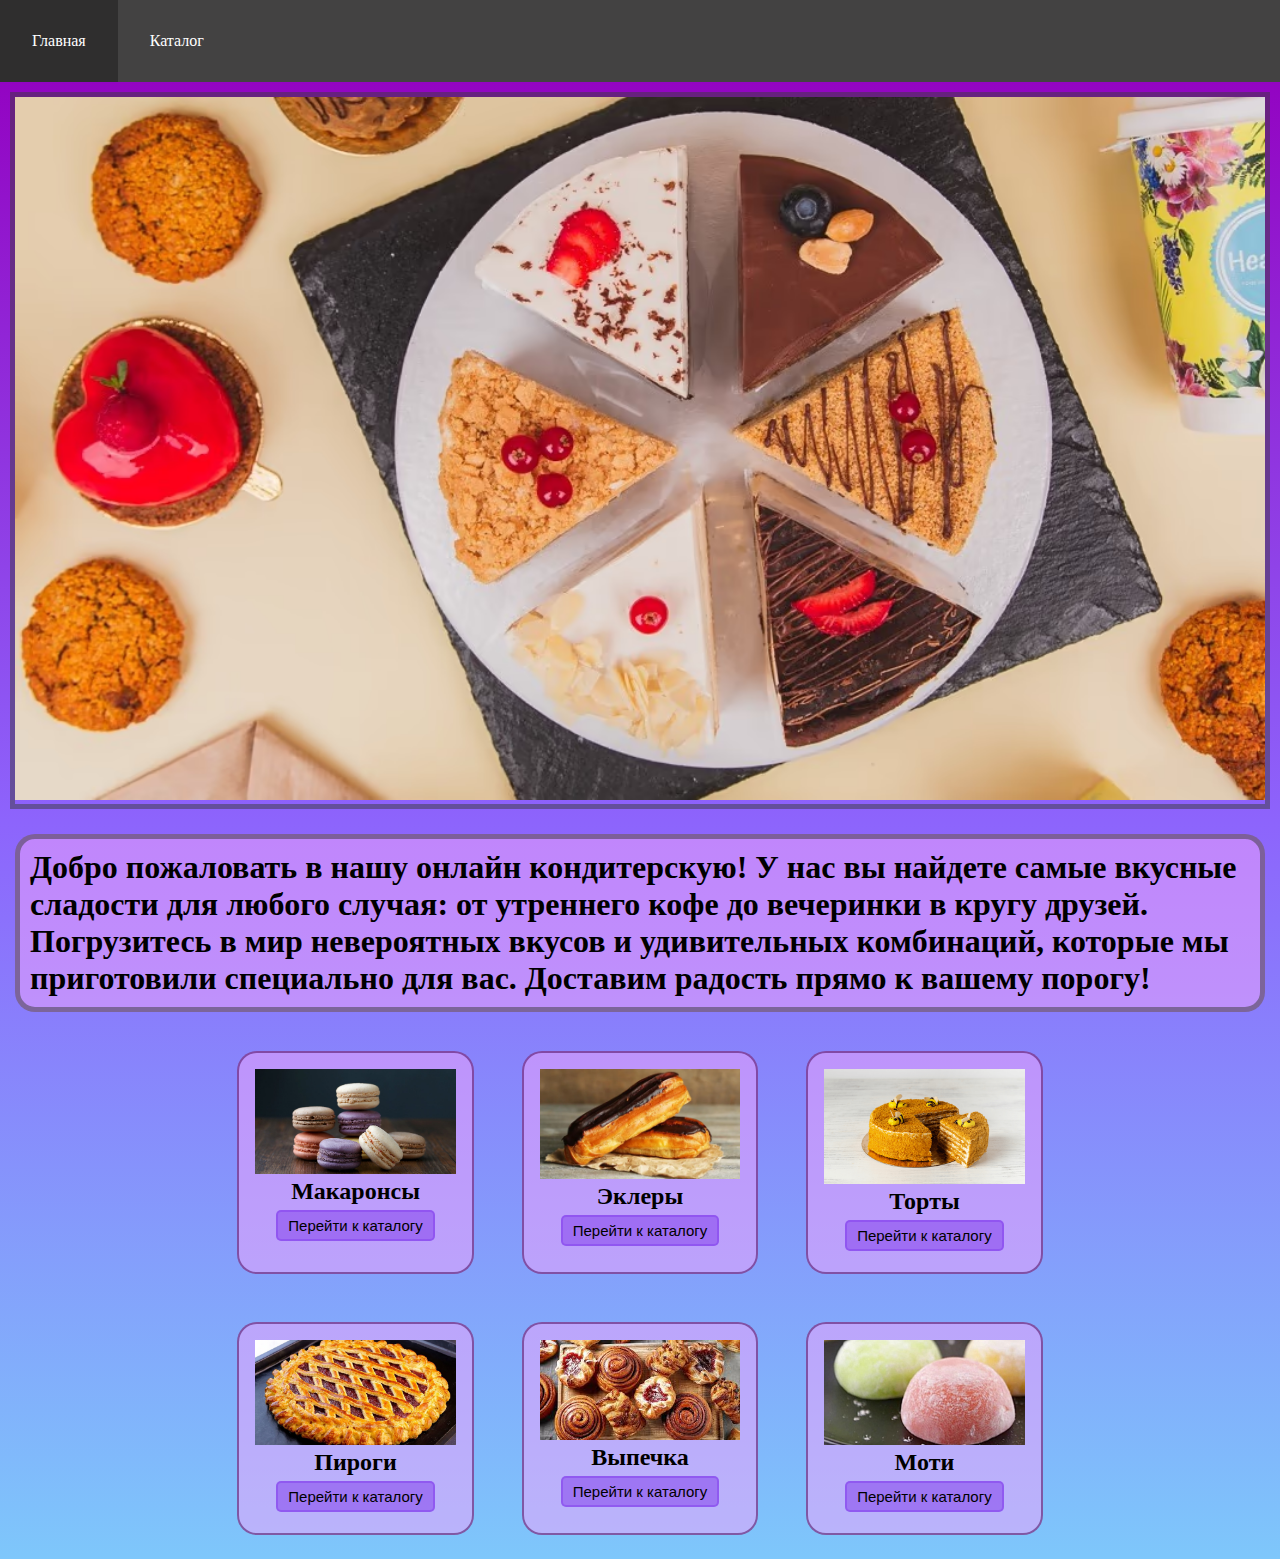
<file: index.html>
<!DOCTYPE html>
<html lang="en">

<head>
    <meta charset="UTF-8">
    <meta name="viewport" content="width=device-width, initial-scale=1.0">
    <link rel="stylesheet" href="style-cont.css">
    <link rel="stylesheet" href="style-card.css">
    <link rel="stylesheet" href="nav-bar.css">
    <title>Кондитерская</title>


</head>

<body>
    <div class="nav-bar">
        <div class="drop">
            <button class="nav-bt">&#9776;</button>
            <div class="nav-list">
                <a href="index.html">Главная</a>
                <a href="catalog.html">Каталог</a>
            </div>
        </div>
    </div>


    <div class="main-cont">
        <div class="m-img">
            <img src="fon.png" alt="fon">
        </div>
        <div class="main-page">
            <h1>Добро пожаловать в нашу онлайн кондитерскую! У нас вы найдете самые вкусные сладости для любого случая:
                от утреннего кофе до вечеринки в кругу друзей. Погрузитесь в мир невероятных вкусов и удивительных
                комбинаций, которые мы приготовили специально для вас. Доставим радость прямо к вашему порогу!</h1>
        </div>
        

        <div class="container">
            <div class="card">
                <a href="catalog.html"><img src="makaron.jpg" alt="makaron"></a>
                <div class="info">
                    <a href="catalog.html">
                        <h2>Макаронсы</h2>
                    </a>
                    <a href="catalog.html"><button>Перейти к каталогу</button></a>
                </div>
            </div>
            <div class="card">
                <a href="catalog.html"><img src="eclair.jpg" alt="eclair"></a>
                <div class="info">
                    <a href="catalog.html">
                        <h2>Эклеры</h2>
                    </a>
                    <a href="catalog.html"><button>Перейти к каталогу</button></a>
                </div>
            </div>
            <div class="card">
                <a href="catalog.html"><img src="torti.png" alt="торты"></a>
                <div class="info">
                    <a href="catalog.html">
                        <h2>Торты</h2>
                    </a>
                    <a href="catalog.html"><button>Перейти к каталогу</button></a>
                </div>
            </div>
            <div class="card">
                <a href="catalog.html"><img src="pyrogi.jpg" alt="Пироги"></a>
                <div class="info">
                    <a href="catalog.html">
                        <h2>Пироги</h2>
                    </a>
                    <a href="catalog.html"><button>Перейти к каталогу</button></a>
                </div>
            </div>
            <div class="card">
                <a href="catalog.html"><img src="vipechka.jpg" alt="Выпечка"></a>
                <div class="info">
                    <a href="catalog.html">
                        <h2>Выпечка</h2>
                    </a>
                    <a href="catalog.html"><button>Перейти к каталогу</button></a>
                </div>
            </div>
            <div class="card">
                <a href="catalog.html"><img src="mochi.jpg" alt="mochi"></a>
                <div class="info">
                    <a href="catalog.html">
                        <h2>Моти</h2>
                    </a>
                    <a href="catalog.html"><button>Перейти к каталогу</button></a>
                </div>
            </div>

        </div>



    </div>


</body>

</html>
</file>
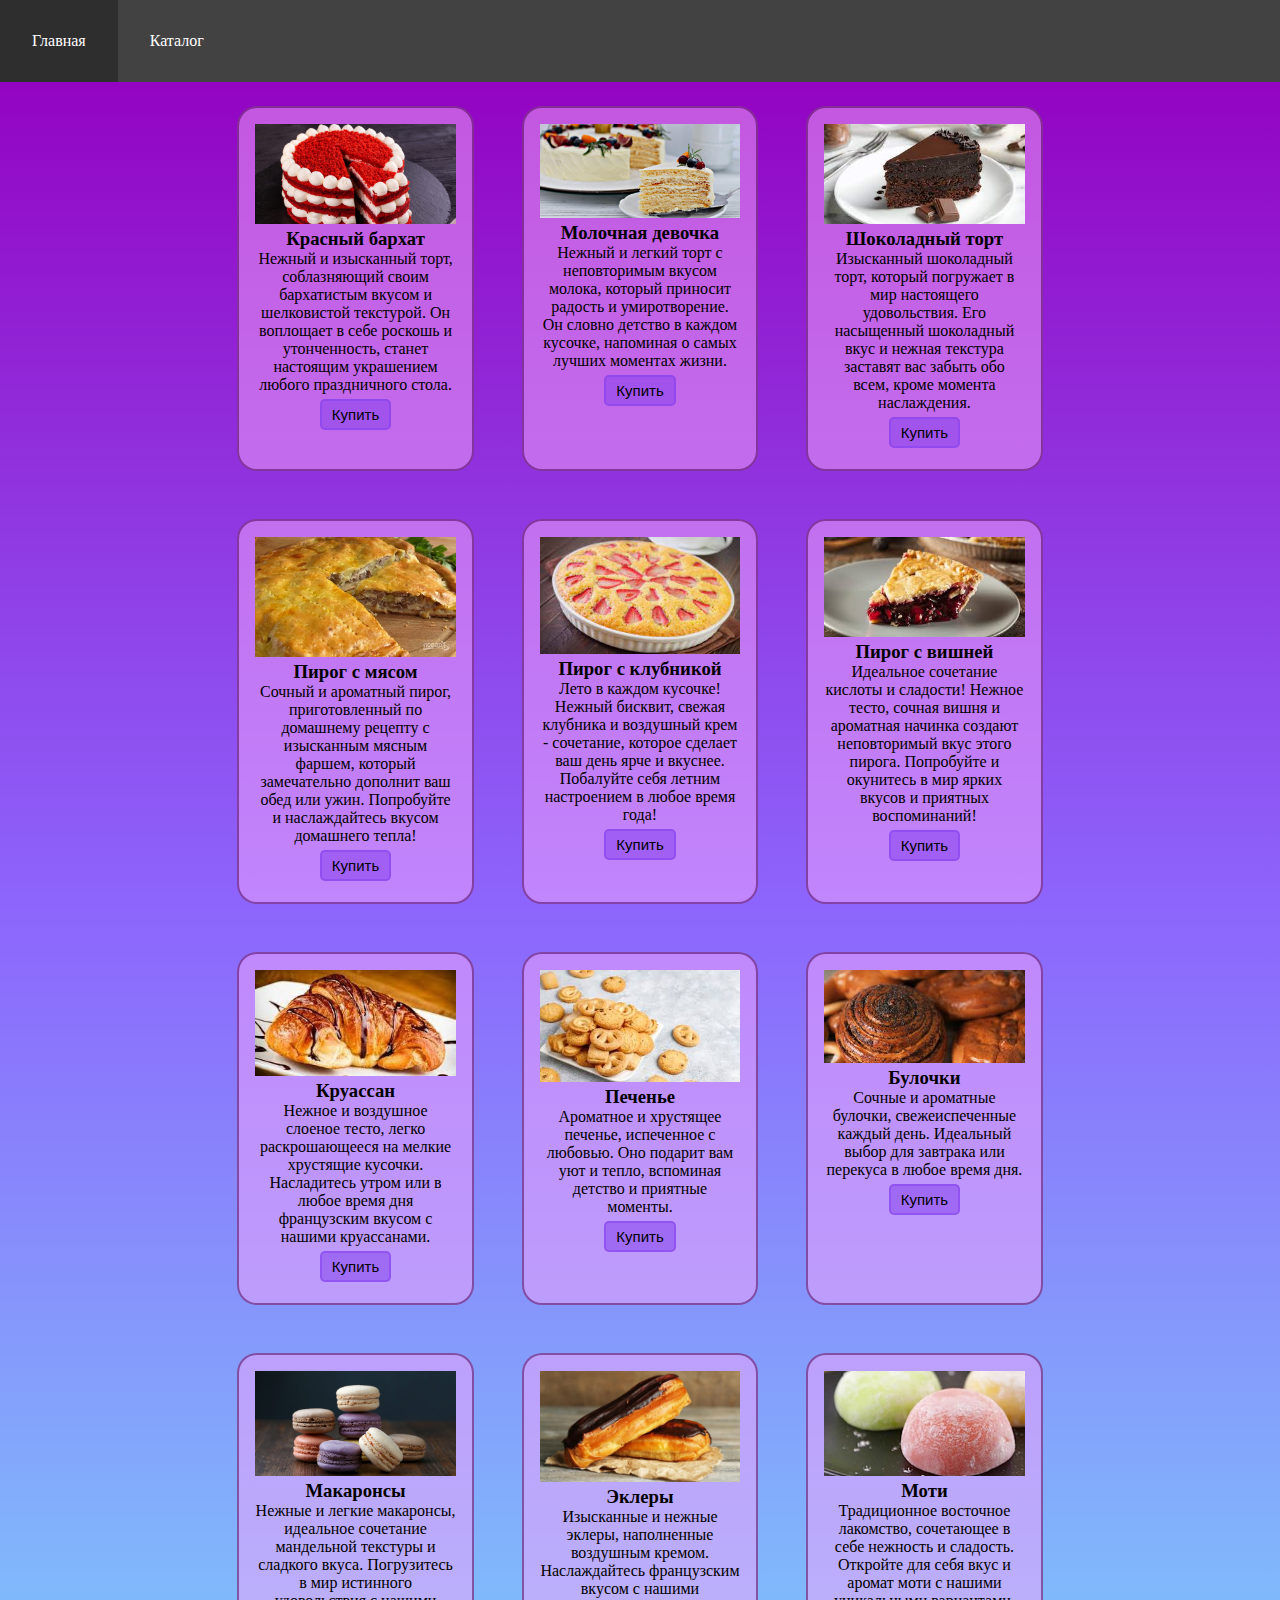
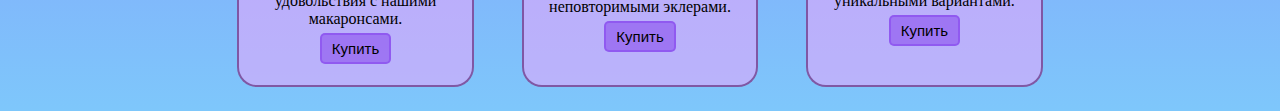
<file: catalog.html>
<!DOCTYPE html>
<html lang="en">
<head>
    <meta charset="UTF-8">
    <meta name="viewport" content="width=device-width, initial-scale=1.0">
    <link rel="stylesheet" href="style-cont.css">
    <link rel="stylesheet" href="style-card.css">
    <link rel="stylesheet" href="nav-bar.css">
    <title>Кондитерская</title>
    

</head>
<body>
    <div class="nav-bar">
        <div class="drop">
            <button class="nav-bt">&#9776;</button>
            <div class="nav-list">
                <a href="index.html">Главная</a>
                <a href="catalog.html">Каталог</a>
            </div>
        </div>
    </div>


    <div class="main-cont">


        <div class="container">
            
            <div class="card">
                <img src="красный.jpg" alt="торты">
                <div class="info">
                    <h3>Красный бархат</h3>
                    <p>Нежный и изысканный торт, соблазняющий своим бархатистым вкусом и шелковистой текстурой. Он воплощает в себе роскошь и утонченность, станет настоящим украшением любого праздничного стола.</p>
                    <button>Купить</button>
                </div>
            </div>
            <div class="card">
                <img src="молочная.jpg" alt="торты">
                <div class="info">
                    <h3>Молочная девочка</h3>
                    <p>Нежный и легкий торт с неповторимым вкусом молока, который приносит радость и умиротворение. Он словно детство в каждом кусочке, напоминая о самых лучших моментах жизни.</p>
                    <button>Купить</button>
                </div>
            </div>
            <div class="card">
                <img src="шоколадный.jpg" alt="торты">
                <div class="info">
                    <h3>Шоколадный торт</h3>
                    <p>Изысканный шоколадный торт, который погружает в мир настоящего удовольствия. Его насыщенный шоколадный вкус и нежная текстура заставят вас забыть обо всем, кроме момента наслаждения.</p>
                    <button>Купить</button>
                </div>
            </div>
            <div class="card">
                <img src="с мясом.jpg" alt="Пироги">
                <div class="info">
                    <h3>Пирог с мясом</h3>
                    <p>Сочный и ароматный пирог, приготовленный по домашнему рецепту с изысканным мясным фаршем, который замечательно дополнит ваш обед или ужин. Попробуйте и наслаждайтесь вкусом домашнего тепла!</p>
                    <button>Купить</button>
                </div>
            </div>
            <div class="card">
                <img src="с клубникой.jpg" alt="Пироги">
                <div class="info">
                    <h3>Пирог с клубникой</h3>
                    <p>Лето в каждом кусочке! Нежный бисквит, свежая клубника и воздушный крем - сочетание, которое сделает ваш день ярче и вкуснее. Побалуйте себя летним настроением в любое время года!</p>
                    <button>Купить</button>
                </div>
            </div>
            <div class="card">
                <img src="с вишней.jpg" alt="Пироги">
                <div class="info">
                    <h3>Пирог с вишней</h3>
                    <p>Идеальное сочетание кислоты и сладости! Нежное тесто, сочная вишня и ароматная начинка создают неповторимый вкус этого пирога. Попробуйте и окунитесь в мир ярких вкусов и приятных воспоминаний!</p>
                    <button>Купить</button>
                </div>
            </div>
            <div class="card">
                <img src="круассан.jpg" alt="Выпечка">
                <div class="info">
                    <h3>Круассан</h3>
                    <p>Нежное и воздушное слоеное тесто, легко раскрошающееся на мелкие хрустящие кусочки. Насладитесь утром или в любое время дня французским вкусом с нашими круассанами.</p>
                    <button>Купить</button>
                </div>
            </div>
            <div class="card">
                <img src="печеньки.jpg" alt="Выпечка">
                <div class="info">
                    <h3>Печенье</h3>
                    <p>Ароматное и хрустящее печенье, испеченное с любовью. Оно подарит вам уют и тепло, вспоминая детство и приятные моменты.</p>
                    <button>Купить</button>
                </div>
            </div>
            <div class="card">
                <img src="булочки.jpg" alt="Выпечка">
                <div class="info">
                    <h3>Булочки</h3>
                    <p>Сочные и ароматные булочки, свежеиспеченные каждый день. Идеальный выбор для завтрака или перекуса в любое время дня.</p>
                    <button>Купить</button>
                </div>
            </div>

            <div class="card">
                <img src="makaron.jpg" alt="makaron">
                <div class="info">
                    <h3>Макаронсы</h3>
                    <p>Нежные и легкие макаронсы, идеальное сочетание мандельной текстуры и сладкого вкуса. Погрузитесь в мир истинного удовольствия с нашими макаронсами.</p>
                    <button>Купить</button>
                </div>
            </div>
            <div class="card">
                <img src="eclair.jpg" alt="eclair">
                <div class="info">
                    <h3>Эклеры</h3>
                    <p>Изысканные и нежные эклеры, наполненные воздушным кремом. Наслаждайтесь французским вкусом с нашими неповторимыми эклерами.</p>
                    <button>Купить</button>
                </div>
            </div>
            <div class="card">
                <img src="mochi.jpg" alt="mochi">
                <div class="info">
                    <h3>Моти</h3>
                    <p>Традиционное восточное лакомство, сочетающее в себе нежность и сладость. Откройте для себя вкус и аромат моти с нашими уникальными вариантами.</p>
                    <button>Купить</button>
                </div>
            </div>
            
    
        </div>
    


    </div>


</body>
</html>
</file>
<file: style-cont.css>
a{
    text-decoration: none;
}
.main-cont{
    display: grid;
    grid-template-columns: repeat(12,1fr);
    grid-template-rows: repeat(6);
    background:linear-gradient(0deg,#7ec7fb,#8d64fc,rgb(147, 4, 194));
}



.container{
    grid-column: 3/11;
}

.m-img{
    border-style: solid;
    border-width: 5px;
    margin: 10px;
    border-color: rgba(59, 59, 59, 0.502);
    grid-column: 1/9;
}
.m-img>img{
    width:100% ;
}
.main-page{
    background-color:rgba(241, 164, 251, 0.516) ;
    margin: 15px;
    padding: 10px;
    border-style: solid;
    border-width: 5px;
    border-radius: 20px;
    border-color: rgba(59, 59, 59, 0.509);
    grid-column: 9/13;
}

@media (max-width:1400px){
    .main-page{
        grid-column: 1/13;
    }
    .m-img{
        grid-column: 1/13;
    }
}

@media (max-width:1000px){
    .main-page{
        grid-column: 1/13;
    }
    .m-img{
        grid-column: 1/13;
    }
    .main-cont{
        grid-template-rows: repeat(6);
    }

    
    
    .container{
        grid-column: 1/13;
        grid-row: 2/3;
    }
}
    
@media(max-width:600px){
    .main-page{
        grid-column: 1/13;
    }
    .m-img{
        grid-column: 1/13;
    }
    .main-cont{
        grid-template-rows: repeat(12);
    }
    .card {
        margin-inline: 0;
    }
    
}
</file>
<file: style-card.css>
*{
    margin: 0;
    padding: 0;
}




.container {
    display: grid;
    grid-template-columns: repeat(3, 1fr);
    grid-template-rows: repeat(6);
}
.card a{
    text-decoration: none;
    color: black;
}
.card {
    background-color: rgba(241, 164, 251, 0.516);
    margin: 1.5em;
    padding: 1em;
    border-style: solid;
    border-width: 2px;
    border-radius: 20px;
    border-color: rgba(74, 2, 84, 0.516);
}
.card img{
    width: 100%;
}

.card .info{
    text-align: center;
}
.card button{
    margin: 5px;
    display: inline-block;
    padding: 5px 10px;
    border: 2px solid rgba(132, 63, 236, 0.516);
    border-radius: 5px;
    user-select: none;
    background-color: rgba(132, 63, 236, 0.516) ;
    font-size: 15px;
}
.card button:hover{
    opacity: 0.8;
}

@media (max-width:1000px){
    .container{
        grid-template-columns: repeat(2,1fr);
        grid-template-rows: repeat(5);
    }
}
@media(max-width:400px){
    .container{
        grid-template-columns: repeat(1,1fr);
        grid-template-rows: repeat(9);
    }
    .card {
        margin-inline: 0;
    }
}
</file>
<file: nav-bar.css>
.nav-bar{
    display: flex;
    background-color: rgb(67, 66, 66);

}
.nav-list{
    display: flex;
}

.nav-list a{
    display: block;
    padding: 2em;
    text-decoration: none;
    color: white;
}

.nav-list a:hover{
    background-color: rgb(47, 46, 46);
}

.nav-bt{
    display: none;
}
.nav-bt:hover{
    background-color: rgb(47, 46, 46);
}

@media(max-width:1000px){
    .nav-bt{
        display: block;
        font-size: 2em;
        padding-inline:10px;
        padding-bottom: 3px;
        border: none;
        background-color: rgb(67, 66, 66);
        color:white;
        cursor: pointer;
    }
    .nav-list{
        display: none;
    }
    .drop:hover .nav-list{
        display: block;
        position: absolute;
        background-color: rgb(67, 66, 66);

    }


}
</file>
